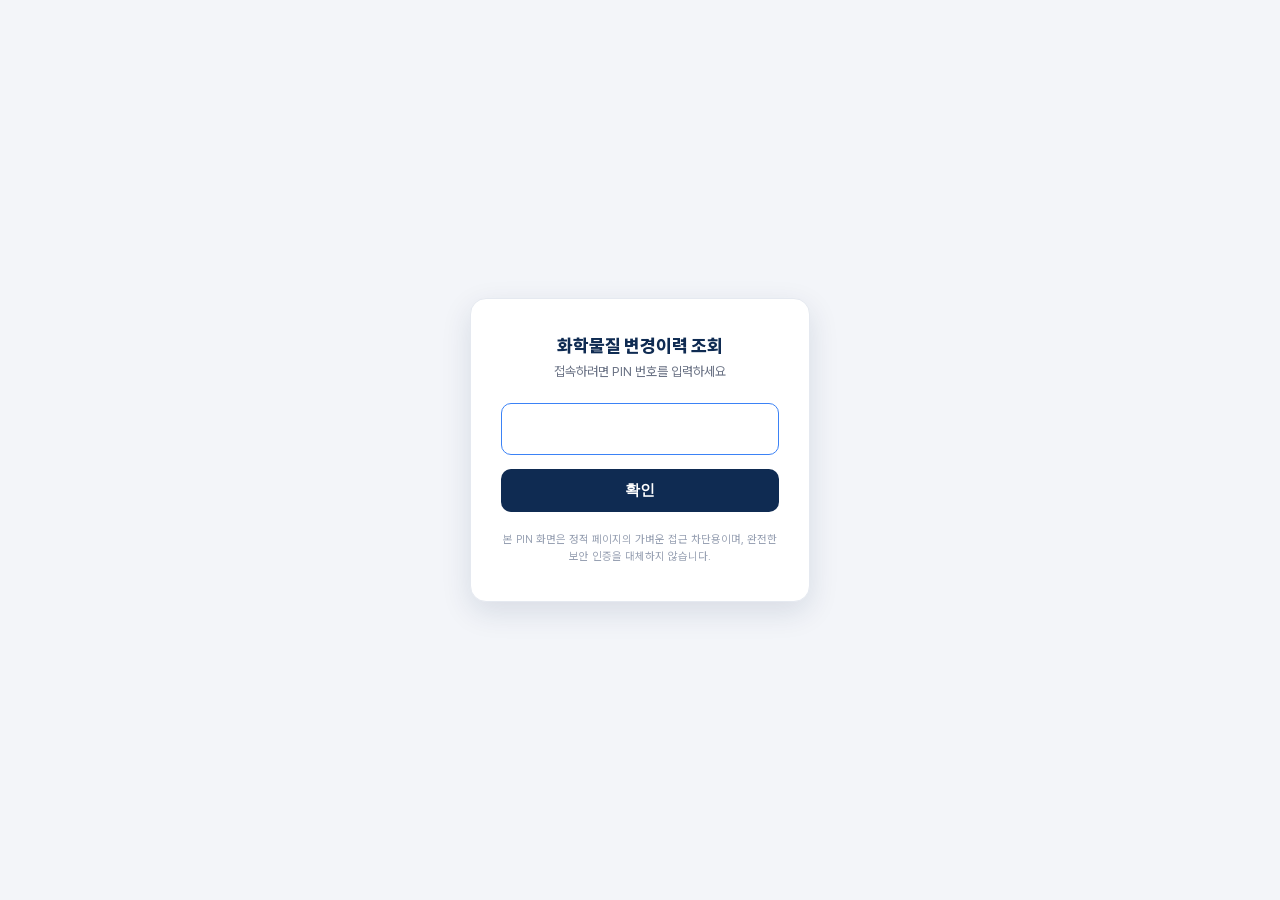
<file: index.html>
<!DOCTYPE html>
<html lang="ko">
<head>
<meta charset="UTF-8">
<meta name="viewport" content="width=device-width, initial-scale=1.0">
<title>화학물질 변경이력 조회</title>
<style>
  @font-face {
    font-family: 'Pretendard Variable';
    font-weight: 45 920;
    font-style: normal;
    font-display: swap;
    src: url('fonts/PretendardVariable.woff2') format('woff2-variations');
  }
  * { box-sizing: border-box; }
  html, body {
    margin: 0;
    height: 100%;
    background: #f3f5f9;
    font-family: "Pretendard Variable", "Pretendard", "Segoe UI", "Malgun Gothic", -apple-system, BlinkMacSystemFont, sans-serif;
  }
  #pin-gate {
    min-height: 100vh;
    display: flex;
    align-items: center;
    justify-content: center;
    padding: 20px;
  }
  .pin-box {
    width: 100%;
    max-width: 340px;
    background: #ffffff;
    border: 1px solid #e5e9f0;
    border-radius: 16px;
    box-shadow: 0 10px 30px rgba(15, 43, 82, 0.12);
    padding: 36px 30px;
    text-align: center;
  }
  .pin-title { font-size: 18px; font-weight: 800; letter-spacing: -0.2px; color: #0f2b52; }
  .pin-sub { margin-top: 8px; font-size: 13px; color: #6b7385; }
  .pin-input {
    margin-top: 24px;
    width: 100%;
    text-align: center;
    font-size: 22px;
    letter-spacing: 8px;
    padding: 12px 0;
    border: 1px solid #e5e9f0;
    border-radius: 10px;
    background: #f3f5f9;
    color: #1a2233;
    font-family: inherit;
  }
  .pin-input:focus { outline: none; border-color: #3b82f6; background: #ffffff; }
  .pin-submit {
    margin-top: 14px;
    width: 100%;
    padding: 12px 0;
    border: none;
    border-radius: 10px;
    background: #0f2b52;
    color: #fff;
    font-weight: 700;
    font-size: 14.5px;
    cursor: pointer;
  }
  .pin-submit:hover { background: #16345f; }
  .pin-error {
    margin-top: 14px;
    font-size: 12.5px;
    font-weight: 600;
    color: #dc2626;
  }
  .pin-note {
    margin-top: 20px;
    font-size: 11px;
    color: #98a1b3;
    line-height: 1.5;
  }
</style>
</head>
<body>
  <div id="pin-gate">
    <div class="pin-box">
      <div class="pin-title">화학물질 변경이력 조회</div>
      <div class="pin-sub">접속하려면 PIN 번호를 입력하세요</div>
      <input type="password" id="pin-input" class="pin-input" inputmode="numeric" pattern="[0-9]*" maxlength="10" autocomplete="off">
      <button type="button" id="pin-submit" class="pin-submit">확인</button>
      <div id="pin-error" class="pin-error" hidden></div>
      <div class="pin-note">본 PIN 화면은 정적 페이지의 가벼운 접근 차단용이며, 완전한 보안 인증을 대체하지 않습니다.</div>
    </div>
  </div>

  <script>
    // SHA-256("1946") — PIN 원문은 코드에 저장하지 않고 해시로만 비교
    const PIN_HASH = '8ba5ef4e282bf7bc5cf13f731a1b9f525bd3b1f69cbfa24c1c69c303c0ac7019';
    const SESSION_KEY = 'chemChangeHistoryPinVerified';
    const ENTRY_PAGE = '1페이지_메인대시보드.html';

    function goToApp() {
      location.replace(ENTRY_PAGE);
    }

    // 순수 JS SHA-256 구현 (ASCII 입력 전용, public domain 알고리즘)
    // Web Crypto(crypto.subtle)는 HTTPS/localhost가 아닌 일반 사내망 IP(http://)에서는
    // "보안 컨텍스트"가 아니라서 막히기 때문에, 이 PIN 게이트는 브라우저 API 대신
    // 아래 구현으로 직접 해시를 계산해 어떤 환경에서도 동작하게 함
    function sha256Hex(ascii) {
      function rightRotate(value, amount) {
        return (value >>> amount) | (value << (32 - amount));
      }
      const mathPow = Math.pow;
      const maxWord = mathPow(2, 32);
      let i, j;
      let result = '';
      const words = [];
      const asciiBitLength = ascii.length * 8;

      let hash = sha256Hex.h = sha256Hex.h || [];
      const k = sha256Hex.k = sha256Hex.k || [];
      let primeCounter = k.length;

      const isComposite = {};
      for (let candidate = 2; primeCounter < 64; candidate++) {
        if (!isComposite[candidate]) {
          for (i = 0; i < 313; i += candidate) isComposite[i] = candidate;
          hash[primeCounter] = (mathPow(candidate, 0.5) * maxWord) | 0;
          k[primeCounter++] = (mathPow(candidate, 1 / 3) * maxWord) | 0;
        }
      }

      ascii += '\x80';
      while (ascii.length % 64 - 56) ascii += '\x00';
      for (i = 0; i < ascii.length; i++) {
        j = ascii.charCodeAt(i);
        if (j >> 8) return '';
        words[i >> 2] |= j << ((3 - i) % 4) * 8;
      }
      words[words.length] = ((asciiBitLength / maxWord) | 0);
      words[words.length] = (asciiBitLength);

      for (j = 0; j < words.length;) {
        const w = words.slice(j, j += 16);
        const oldHash = hash;
        hash = hash.slice(0, 8);

        for (i = 0; i < 64; i++) {
          const w15 = w[i - 15], w2 = w[i - 2];
          const a = hash[0], e = hash[4];
          const temp1 = hash[7]
            + (rightRotate(e, 6) ^ rightRotate(e, 11) ^ rightRotate(e, 25))
            + ((e & hash[5]) ^ ((~e) & hash[6]))
            + k[i]
            + (w[i] = (i < 16) ? w[i] : (
              w[i - 16]
              + (rightRotate(w15, 7) ^ rightRotate(w15, 18) ^ (w15 >>> 3))
              + w[i - 7]
              + (rightRotate(w2, 17) ^ rightRotate(w2, 19) ^ (w2 >>> 10))
            ) | 0);
          const temp2 = (rightRotate(a, 2) ^ rightRotate(a, 13) ^ rightRotate(a, 22))
            + ((a & hash[1]) ^ (a & hash[2]) ^ (hash[1] & hash[2]));
          hash = [(temp1 + temp2) | 0].concat(hash);
          hash[4] = (hash[4] + temp1) | 0;
        }

        for (i = 0; i < 8; i++) hash[i] = (hash[i] + oldHash[i]) | 0;
      }

      for (i = 0; i < 8; i++) {
        for (j = 3; j + 1; j--) {
          const b = (hash[i] >> (j * 8)) & 255;
          result += ((b < 16) ? '0' : '') + b.toString(16);
        }
      }
      return result;
    }

    if (localStorage.getItem(SESSION_KEY) === 'true') {
      goToApp();
    } else {
      const input = document.getElementById('pin-input');
      const submitBtn = document.getElementById('pin-submit');
      const errorEl = document.getElementById('pin-error');

      function showError(msg) {
        errorEl.textContent = msg;
        errorEl.hidden = false;
      }

      input.addEventListener('input', () => {
        input.value = input.value.replace(/\D/g, '').slice(0, 10);
        errorEl.hidden = true;
      });

      function verify() {
        if (input.value.length === 0) {
          showError('PIN 번호를 입력하세요.');
          return;
        }
        const hash = sha256Hex(input.value);
        if (hash === PIN_HASH) {
          localStorage.setItem(SESSION_KEY, 'true');
          goToApp();
        } else {
          showError('PIN 번호가 올바르지 않습니다.');
          input.value = '';
          input.focus();
        }
      }

      submitBtn.addEventListener('click', verify);
      input.addEventListener('keydown', (e) => {
        if (e.key === 'Enter') verify();
      });
      input.focus();
    }
  </script>
</body>
</html>
</file>
